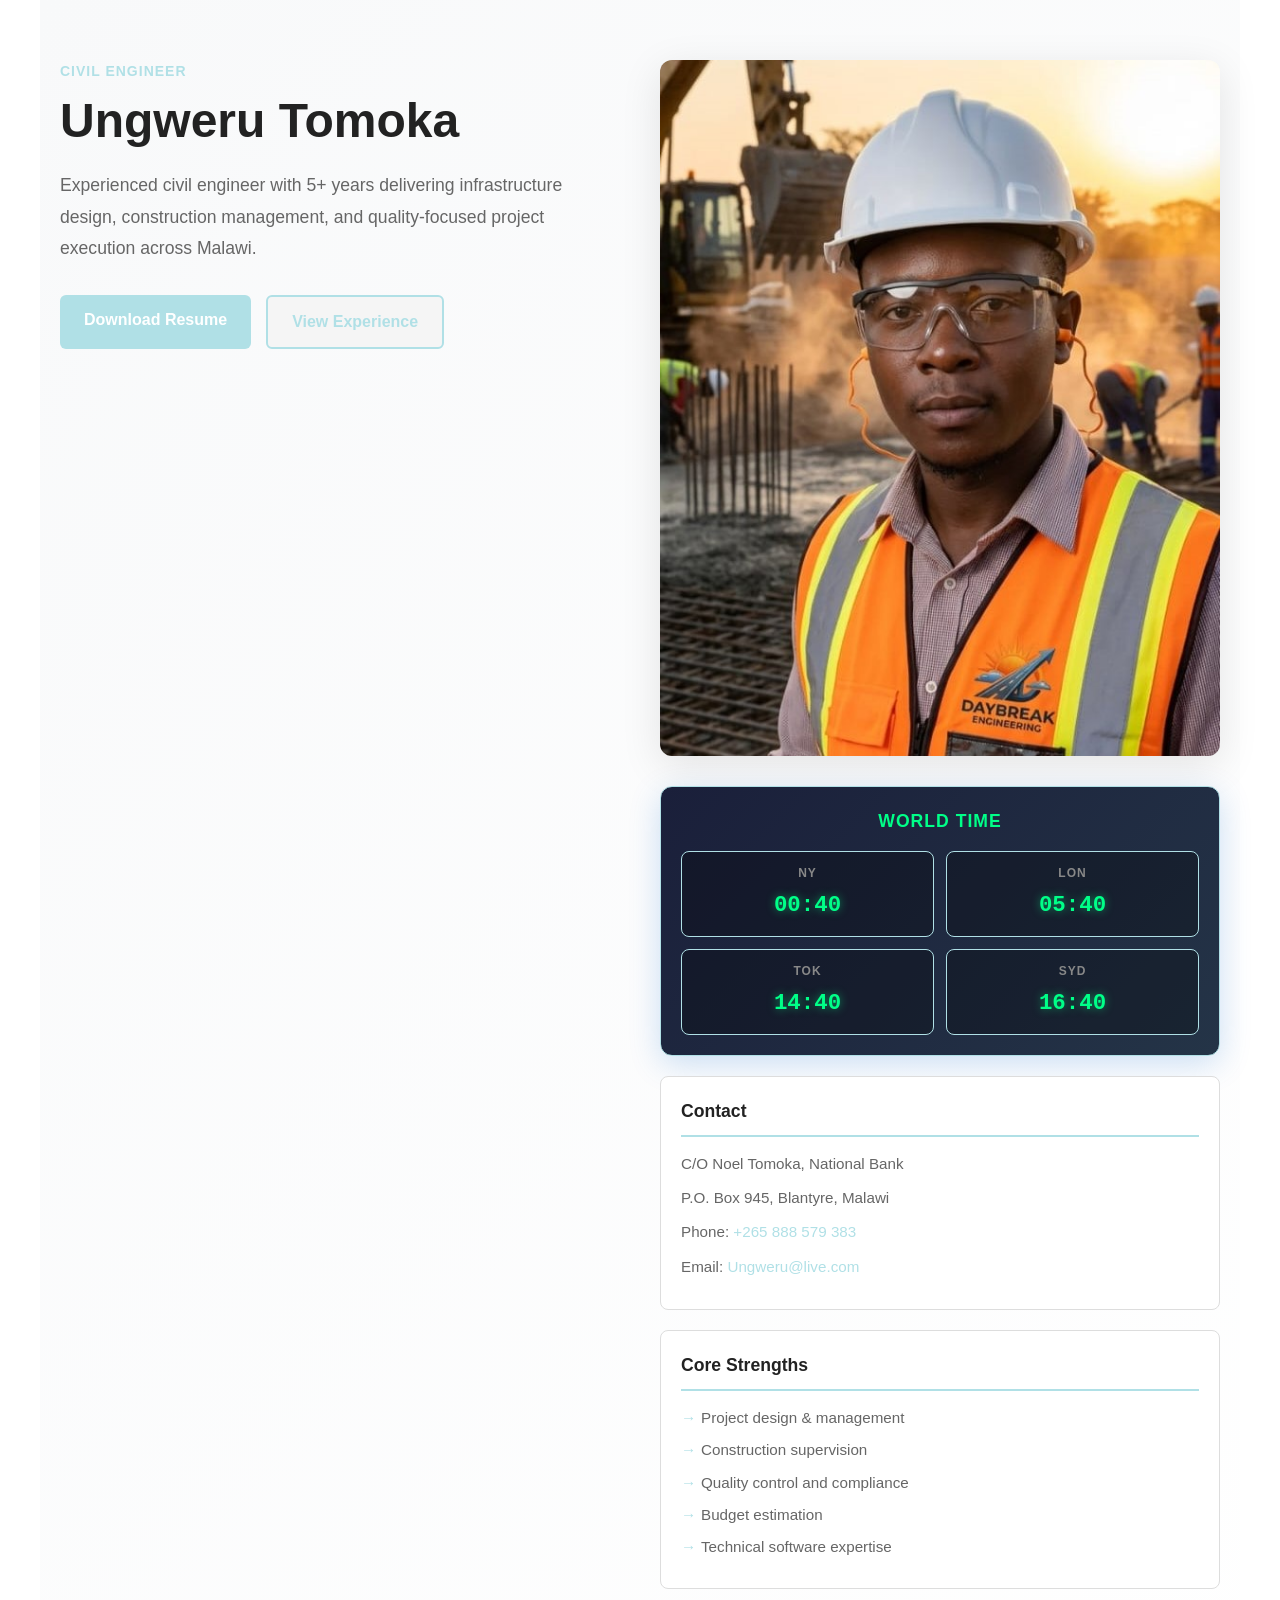
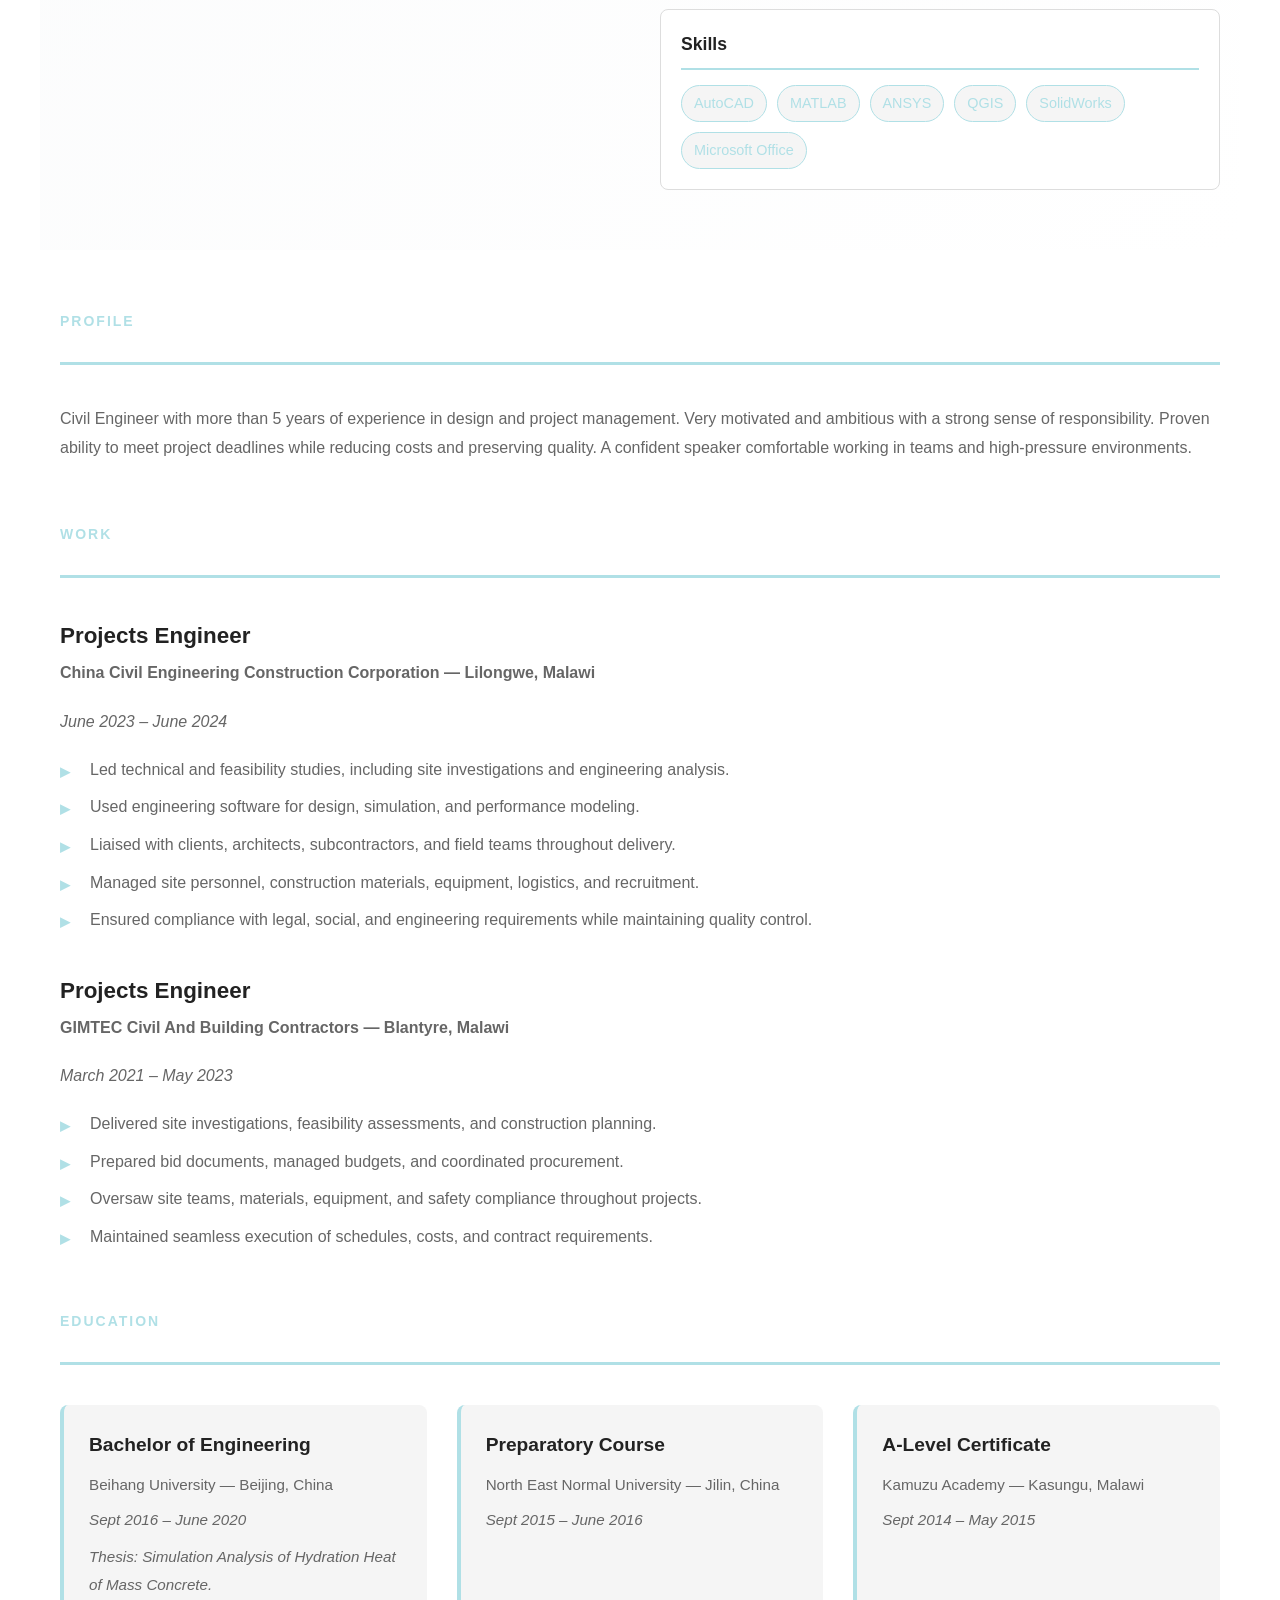
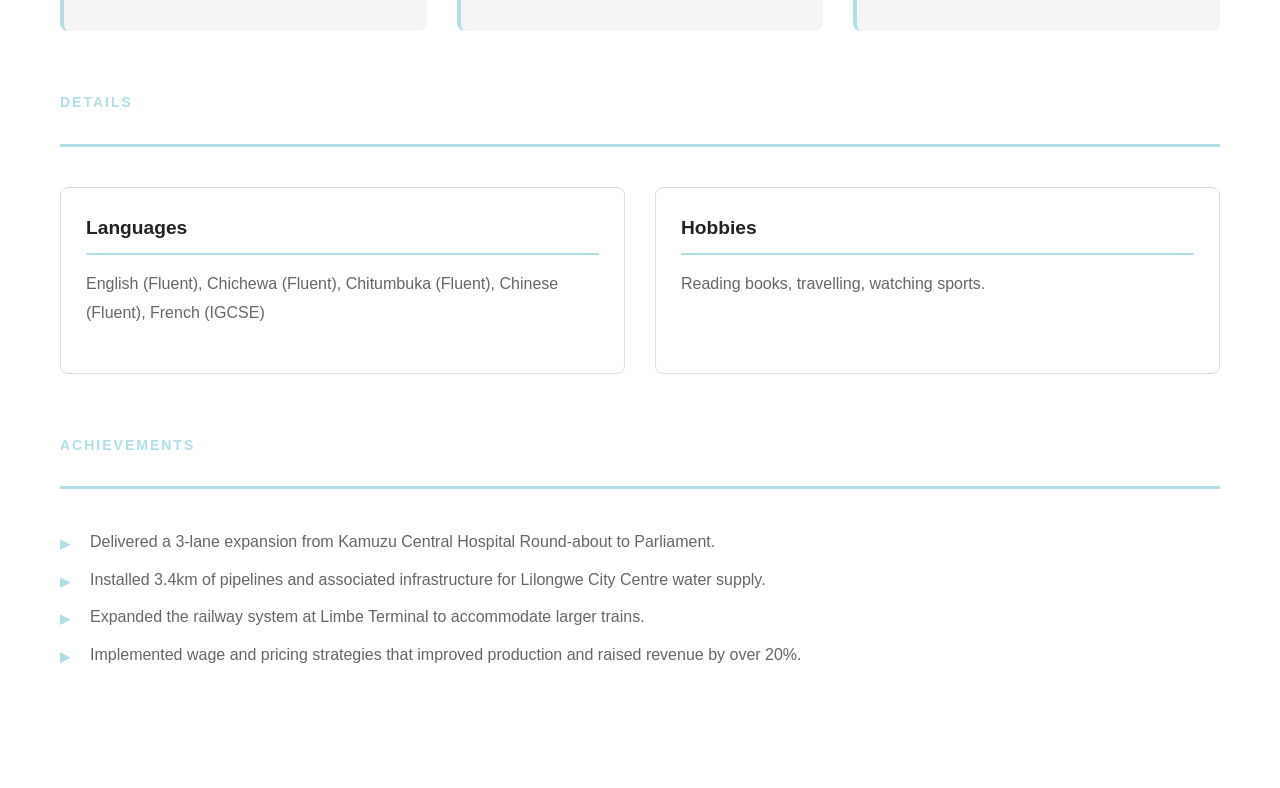
<file: index.html>
<!DOCTYPE html>
<html lang="en">
  <head>
    <meta charset="UTF-8" />
    <meta name="viewport" content="width=device-width, initial-scale=1.0" />
    <title>Ungweru Tomoka | Civil Engineer</title>
    <link rel="stylesheet" href="styles.css" />
  </head>
  <body>
    <div class="page-shell">
      <header class="hero">
        <div class="hero-copy">
          <span class="eyebrow">Civil Engineer</span>
          <h1>Ungweru Tomoka</h1>
          <p>
            Experienced civil engineer with 5+ years delivering infrastructure design,
            construction management, and quality-focused project execution across Malawi.
          </p>
          <div class="hero-actions">
            <a class="button button-primary" href="Ungweru%20Tomoka%20-%20Resume518.docx" download>
              Download Resume
            </a>
            <a class="button button-secondary" href="#experience">
              View Experience
            </a>
          </div>
        </div>
        <div class="hero-panel">
          <div class="hero-photo">
            <img src="ungweru .jpeg" alt="Ungweru Tomoka" />
          </div>
          
          <!-- Digital Clock Widget -->
          <div class="world-clock-widget">
            <h3 class="clock-widget-title">World Time</h3>
            <div class="mini-clocks">
              <div class="mini-clock">
                <div class="mini-timezone">NY</div>
                <div class="mini-time" id="ny-mini">00:00</div>
              </div>
              <div class="mini-clock">
                <div class="mini-timezone">LON</div>
                <div class="mini-time" id="london-mini">00:00</div>
              </div>
              <div class="mini-clock">
                <div class="mini-timezone">TOK</div>
                <div class="mini-time" id="tokyo-mini">00:00</div>
              </div>
              <div class="mini-clock">
                <div class="mini-timezone">SYD</div>
                <div class="mini-time" id="sydney-mini">00:00</div>
              </div>
            </div>
          </div>
          
          <div class="panel-block panel-contact">
            <h2>Contact</h2>
            <p>C/O Noel Tomoka, National Bank</p>
            <p>P.O. Box 945, Blantyre, Malawi</p>
            <p>Phone: <a href="tel:+265888579383">+265 888 579 383</a></p>
            <p>Email: <a href="mailto:Ungweru@live.com">Ungweru@live.com</a></p>
          </div>
          <div class="panel-block panel-highlights">
            <h2>Core Strengths</h2>
            <ul>
              <li>Project design & management</li>
              <li>Construction supervision</li>
              <li>Quality control and compliance</li>
              <li>Budget estimation</li>
              <li>Technical software expertise</li>
            </ul>
          </div>
          <div class="panel-block panel-skills">
            <h2>Skills</h2>
            <div class="skill-grid">
              <span>AutoCAD</span>
              <span>MATLAB</span>
              <span>ANSYS</span>
              <span>QGIS</span>
              <span>SolidWorks</span>
              <span>Microsoft Office</span>
            </div>
          </div>
        </div>
      </header>

      <main class="content">
        <section class="section about" id="about">
          <div class="section-header">
            <span>PROFILE</span>
            <h2></h2>
          </div>
          <p>
            Civil Engineer with more than 5 years of experience in design and project management.
            Very motivated and ambitious with a strong sense of responsibility. Proven ability to
            meet project deadlines while reducing costs and preserving quality. A confident speaker
            comfortable working in teams and high-pressure environments.
          </p>
        </section>

        <section class="section experience" id="experience">
          <div class="section-header">
            <span>WORK</span>
            <h2></h2>
          </div>
          <article>
            <h3>Projects Engineer</h3>
            <p class="meta">China Civil Engineering Construction Corporation — Lilongwe, Malawi</p>
            <p class="date">June 2023 – June 2024</p>
            <ul>
              <li>Led technical and feasibility studies, including site investigations and engineering analysis.</li>
              <li>Used engineering software for design, simulation, and performance modeling.</li>
              <li>Liaised with clients, architects, subcontractors, and field teams throughout delivery.</li>
              <li>Managed site personnel, construction materials, equipment, logistics, and recruitment.</li>
              <li>Ensured compliance with legal, social, and engineering requirements while maintaining quality control.</li>
            </ul>
          </article>

          <article>
            <h3>Projects Engineer</h3>
            <p class="meta">GIMTEC Civil And Building Contractors — Blantyre, Malawi</p>
            <p class="date">March 2021 – May 2023</p>
            <ul>
              <li>Delivered site investigations, feasibility assessments, and construction planning.</li>
              <li>Prepared bid documents, managed budgets, and coordinated procurement.</li>
              <li>Oversaw site teams, materials, equipment, and safety compliance throughout projects.</li>
              <li>Maintained seamless execution of schedules, costs, and contract requirements.</li>
            </ul>
          </article>
        </section>

        <section class="section education" id="education">
          <div class="section-header">
            <span>EDUCATION</span>
            <h2></h2>
          </div>
          <div class="education-grid">
            <div>
              <h3>Bachelor of Engineering</h3>
              <p>Beihang University — Beijing, China</p>
              <p class="date">Sept 2016 – June 2020</p>
              <p class="note">Thesis: Simulation Analysis of Hydration Heat of Mass Concrete.</p>
            </div>
            <div>
              <h3>Preparatory Course</h3>
              <p>North East Normal University — Jilin, China</p>
              <p class="date">Sept 2015 – June 2016</p>
            </div>
            <div>
              <h3>A-Level Certificate</h3>
              <p>Kamuzu Academy — Kasungu, Malawi</p>
              <p class="date">Sept 2014 – May 2015</p>
            </div>
          </div>
        </section>

        <section class="section extra" id="skills">
          <div class="section-header">
            <span>DETAILS</span>
            <h2></h2>
          </div>
          <div class="extra-grid">
            <div>
              <h3>Languages</h3>
              <p>English (Fluent), Chichewa (Fluent), Chitumbuka (Fluent), Chinese (Fluent), French (IGCSE)</p>
            </div>
            <div>
              <h3>Hobbies</h3>
              <p>Reading books, travelling, watching sports.</p>
            </div>
          </div>
        </section>

        <section class="section achievements" id="achievements">
          <div class="section-header">
            <span>ACHIEVEMENTS</span>
            <h2></h2>
          </div>
          <ul>
            <li>Delivered a 3-lane expansion from Kamuzu Central Hospital Round-about to Parliament.</li>
            <li>Installed 3.4km of pipelines and associated infrastructure for Lilongwe City Centre water supply.</li>
            <li>Expanded the railway system at Limbe Terminal to accommodate larger trains.</li>
            <li>Implemented wage and pricing strategies that improved production and raised revenue by over 20%.</li>
          </ul>
        </section>
      </main>
    </div>

    <script src="clock-widget.js"></script>
  </body>
</html>
</file>
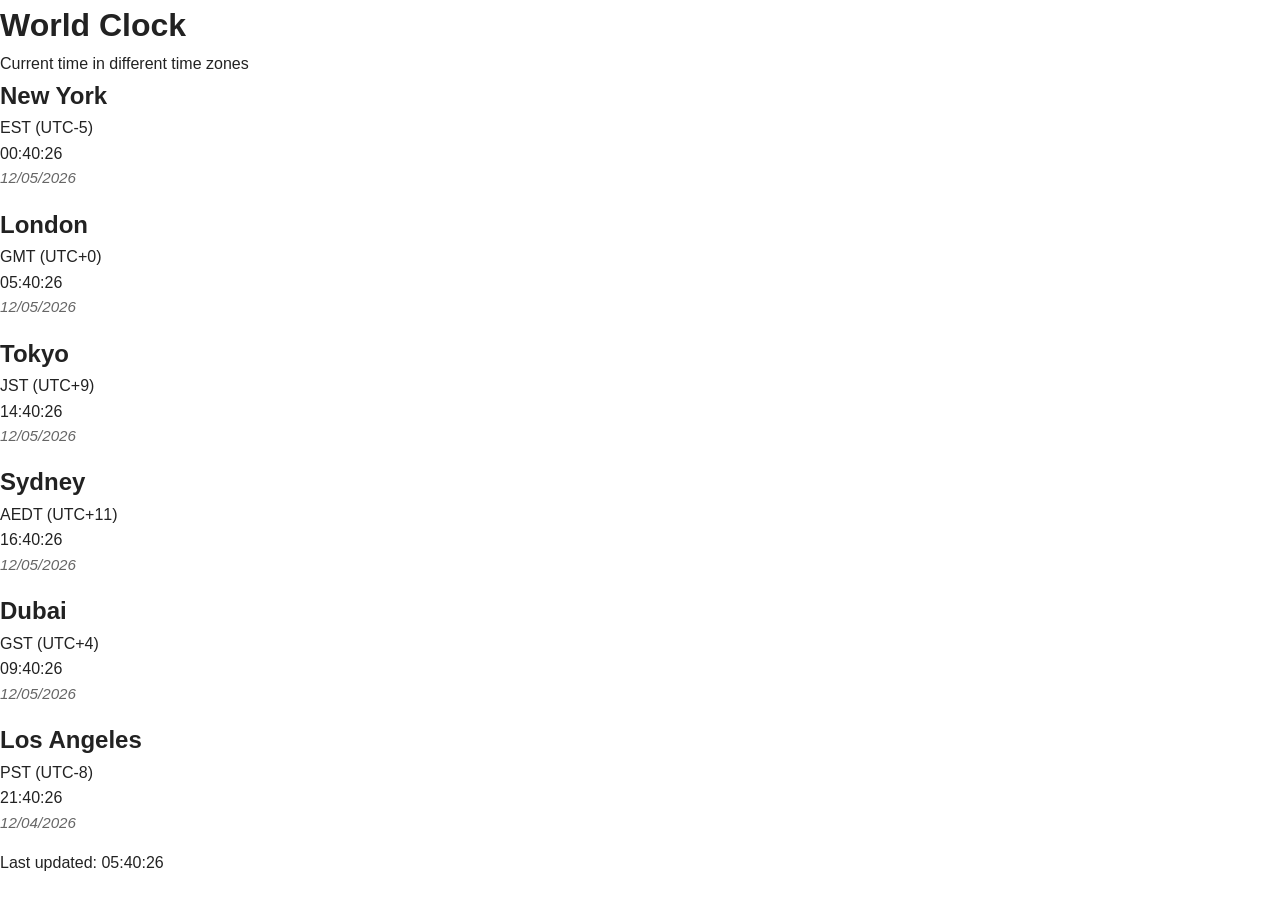
<file: clock.html>
<!DOCTYPE html>
<html lang="en">
<head>
    <meta charset="UTF-8">
    <meta name="viewport" content="width=device-width, initial-scale=1.0">
    <title>Digital Clock - Multiple Time Zones</title>
    <link rel="stylesheet" href="styles.css">
</head>
<body>
    <div class="container">
        <h1>World Clock</h1>
        <p class="subtitle">Current time in different time zones</p>
        
        <div class="clocks-grid">
            <!-- New York -->
            <div class="clock-card">
                <h2 class="timezone-name">New York</h2>
                <p class="timezone-code">EST (UTC-5)</p>
                <div class="digital-display">
                    <div class="time" id="ny-time">00:00:00</div>
                    <div class="date" id="ny-date">--/--/----</div>
                </div>
            </div>
            
            <!-- London -->
            <div class="clock-card">
                <h2 class="timezone-name">London</h2>
                <p class="timezone-code">GMT (UTC+0)</p>
                <div class="digital-display">
                    <div class="time" id="london-time">00:00:00</div>
                    <div class="date" id="london-date">--/--/----</div>
                </div>
            </div>
            
            <!-- Tokyo -->
            <div class="clock-card">
                <h2 class="timezone-name">Tokyo</h2>
                <p class="timezone-code">JST (UTC+9)</p>
                <div class="digital-display">
                    <div class="time" id="tokyo-time">00:00:00</div>
                    <div class="date" id="tokyo-date">--/--/----</div>
                </div>
            </div>
            
            <!-- Sydney -->
            <div class="clock-card">
                <h2 class="timezone-name">Sydney</h2>
                <p class="timezone-code">AEDT (UTC+11)</p>
                <div class="digital-display">
                    <div class="time" id="sydney-time">00:00:00</div>
                    <div class="date" id="sydney-date">--/--/----</div>
                </div>
            </div>
            
            <!-- Dubai -->
            <div class="clock-card">
                <h2 class="timezone-name">Dubai</h2>
                <p class="timezone-code">GST (UTC+4)</p>
                <div class="digital-display">
                    <div class="time" id="dubai-time">00:00:00</div>
                    <div class="date" id="dubai-date">--/--/----</div>
                </div>
            </div>
            
            <!-- Los Angeles -->
            <div class="clock-card">
                <h2 class="timezone-name">Los Angeles</h2>
                <p class="timezone-code">PST (UTC-8)</p>
                <div class="digital-display">
                    <div class="time" id="la-time">00:00:00</div>
                    <div class="date" id="la-date">--/--/----</div>
                </div>
            </div>
        </div>
        
        <div class="footer">
            <p>Last updated: <span id="last-update">--:--:--</span></p>
        </div>
    </div>
    
    <script src="clock.js"></script>
</body>
</html>
</file>
<file: styles.css>
:root {
  --primary-color: #333;
  --secondary-color: #666;
  --accent-color: #B0E0E6;
  --text-color: #222;
  --light-text: #666;
  --light-bg: #f5f5f5;
  --border-color: #ddd;
  --neon-green: #00ff88;
  --neon-blue: #B0E0E6;
  --dark-card: #1a1f3a;
}

* {
  margin: 0;
  padding: 0;
  box-sizing: border-box;
}

body {
  font-family: -apple-system, BlinkMacSystemFont, "Segoe UI", Roboto, "Helvetica Neue", Arial, sans-serif;
  color: var(--text-color);
  line-height: 1.6;
  background: #fff;
}

.page-shell {
  max-width: 1200px;
  margin: 0 auto;
}

/* Hero Section */
.hero {
  display: grid;
  grid-template-columns: 1fr 1fr;
  gap: 40px;
  align-items: start;
  padding: 60px 20px;
  background: linear-gradient(135deg, #f8f9fa 0%, #fff 100%);
}

.hero-copy {
  display: flex;
  flex-direction: column;
  justify-content: center;
}

.eyebrow {
  font-size: 0.875rem;
  font-weight: 600;
  color: var(--accent-color);
  text-transform: uppercase;
  letter-spacing: 1px;
  margin-bottom: 10px;
}

.hero-copy h1 {
  font-size: 3em;
  font-weight: 700;
  color: var(--text-color);
  margin-bottom: 20px;
  line-height: 1.2;
}

.hero-copy > p {
  font-size: 1.1em;
  color: var(--light-text);
  margin-bottom: 30px;
  line-height: 1.8;
}

.hero-actions {
  display: flex;
  gap: 15px;
  flex-wrap: wrap;
}

.button {
  padding: 12px 24px;
  border-radius: 6px;
  font-weight: 600;
  text-decoration: none;
  cursor: pointer;
  border: none;
  transition: all 0.3s ease;
  display: inline-block;
  text-align: center;
}

.button-primary {
  background: var(--accent-color);
  color: white;
}

.button-primary:hover {
  background: #0052a3;
  transform: translateY(-2px);
  box-shadow: 0 4px 12px rgba(0, 102, 204, 0.3);
}

.button-secondary {
  background: var(--light-bg);
  color: var(--accent-color);
  border: 2px solid var(--accent-color);
}

.button-secondary:hover {
  background: var(--accent-color);
  color: white;
}

/* Hero Panel */
.hero-panel {
  display: flex;
  flex-direction: column;
  gap: 20px;
}

.hero-photo {
  width: 100%;
  border-radius: 12px;
  overflow: hidden;
  box-shadow: 0 10px 40px rgba(0, 0, 0, 0.1);
  margin-bottom: 10px;
}

.hero-photo img {
  width: 100%;
  height: auto;
  display: block;
}

/* World Clock Widget */
.world-clock-widget {
  background: linear-gradient(135deg, var(--dark-card) 0%, #243447 100%);
  border-radius: 12px;
  padding: 20px;
  box-shadow: 0 8px 32px rgba(0, 102, 204, 0.2);
  border: 1px solid var(--neon-blue);
}

.clock-widget-title {
  font-size: 1.1em;
  font-weight: 600;
  color: var(--neon-green);
  margin-bottom: 15px;
  text-align: center;
  text-transform: uppercase;
  letter-spacing: 1px;
}

.mini-clocks {
  display: grid;
  grid-template-columns: repeat(2, 1fr);
  gap: 12px;
}

.mini-clock {
  background: rgba(0, 0, 0, 0.3);
  border: 1px solid var(--neon-blue);
  border-radius: 8px;
  padding: 12px;
  text-align: center;
  transition: all 0.3s ease;
}

.mini-clock:hover {
  background: rgba(0, 102, 204, 0.1);
  box-shadow: 0 4px 12px rgba(0, 255, 136, 0.2);
}

.mini-timezone {
  font-size: 0.75em;
  color: #888;
  text-transform: uppercase;
  font-weight: 700;
  letter-spacing: 1px;
  margin-bottom: 5px;
}

.mini-time {
  font-size: 1.4em;
  font-weight: bold;
  color: var(--neon-green);
  text-shadow: 0 0 8px rgba(0, 255, 136, 0.5);
  font-family: 'Lucida Console', monospace;
}

/* Panel Blocks */
.panel-block {
  background: white;
  border: 1px solid var(--border-color);
  border-radius: 8px;
  padding: 20px;
  transition: all 0.3s ease;
}

.panel-block:hover {
  box-shadow: 0 4px 12px rgba(0, 0, 0, 0.1);
  border-color: var(--accent-color);
}

.panel-block h2 {
  font-size: 1.1em;
  font-weight: 600;
  color: var(--text-color);
  margin-bottom: 15px;
  padding-bottom: 10px;
  border-bottom: 2px solid var(--accent-color);
}

.panel-block p {
  color: var(--light-text);
  margin-bottom: 10px;
  font-size: 0.95em;
}

.panel-block p a {
  color: var(--accent-color);
  text-decoration: none;
  font-weight: 500;
}

.panel-block p a:hover {
  text-decoration: underline;
}

.panel-block ul {
  list-style: none;
}

.panel-block li {
  color: var(--light-text);
  padding-left: 20px;
  position: relative;
  margin-bottom: 8px;
  font-size: 0.95em;
}

.panel-block li:before {
  content: "→";
  position: absolute;
  left: 0;
  color: var(--accent-color);
  font-weight: bold;
}

.skill-grid {
  display: flex;
  flex-wrap: wrap;
  gap: 10px;
}

.skill-grid span {
  background: var(--light-bg);
  color: var(--accent-color);
  padding: 6px 12px;
  border-radius: 20px;
  font-size: 0.9em;
  font-weight: 500;
  border: 1px solid var(--accent-color);
}

/* Main Content */
.content {
  padding: 60px 20px;
  max-width: 1200px;
  margin: 0 auto;
}

.section {
  margin-bottom: 60px;
}

.section-header {
  margin-bottom: 40px;
  padding-bottom: 20px;
  border-bottom: 3px solid var(--accent-color);
}

.section-header span {
  display: block;
  font-size: 0.875rem;
  font-weight: 700;
  color: var(--accent-color);
  text-transform: uppercase;
  letter-spacing: 2px;
  margin-bottom: 10px;
}

.section-header h2 {
  font-size: 2.5em;
  color: var(--text-color);
}

.section p {
  font-size: 1em;
  line-height: 1.8;
  color: var(--light-text);
  margin-bottom: 20px;
}

.section article {
  margin-bottom: 40px;
}

.section article h3 {
  font-size: 1.4em;
  color: var(--text-color);
  margin-bottom: 5px;
  font-weight: 700;
}

.meta {
  color: var(--accent-color);
  font-weight: 600;
  margin-bottom: 5px;
}

.date {
  color: var(--light-text);
  font-style: italic;
  margin-bottom: 15px;
  font-size: 0.95em;
}

.section ul {
  list-style: none;
  padding: 0;
}

.section li {
  padding-left: 30px;
  position: relative;
  margin-bottom: 12px;
  color: var(--light-text);
  line-height: 1.6;
}

.section li:before {
  content: "▸";
  position: absolute;
  left: 0;
  color: var(--accent-color);
  font-size: 1.2em;
  font-weight: bold;
}

.education-grid {
  display: grid;
  grid-template-columns: repeat(auto-fit, minmax(300px, 1fr));
  gap: 30px;
}

.education-grid div {
  background: var(--light-bg);
  padding: 25px;
  border-radius: 8px;
  border-left: 4px solid var(--accent-color);
}

.education-grid h3 {
  font-size: 1.2em;
  color: var(--text-color);
  margin-bottom: 10px;
  font-weight: 700;
}

.education-grid p {
  margin-bottom: 8px;
  font-size: 0.95em;
}

.note {
  color: var(--accent-color);
  font-style: italic;
  margin-top: 10px;
}

.extra-grid {
  display: grid;
  grid-template-columns: repeat(auto-fit, minmax(300px, 1fr));
  gap: 30px;
}

.extra-grid div {
  background: white;
  border: 1px solid var(--border-color);
  padding: 25px;
  border-radius: 8px;
}

.extra-grid h3 {
  font-size: 1.2em;
  color: var(--text-color);
  margin-bottom: 15px;
  font-weight: 700;
  padding-bottom: 10px;
  border-bottom: 2px solid var(--accent-color);
}

.extra-grid p {
  color: var(--light-text);
  line-height: 1.8;
}

/* Responsive */
@media (max-width: 768px) {
  .hero {
    grid-template-columns: 1fr;
    gap: 30px;
    padding: 40px 20px;
  }

  .hero-copy h1 {
    font-size: 2em;
  }

  .hero-actions {
    flex-direction: column;
  }

  .button {
    width: 100%;
    text-align: center;
  }

  .mini-clocks {
    grid-template-columns: 1fr;
  }

  .section-header h2 {
    font-size: 2em;
  }

  .education-grid,
  .extra-grid {
    grid-template-columns: 1fr;
  }

  .content {
    padding: 40px 20px;
  }
}

/* Animations */
@keyframes pulse {
  0%, 100% {
    text-shadow: 0 0 8px rgba(0, 255, 136, 0.5);
  }
  50% {
    text-shadow: 0 0 16px rgba(0, 255, 136, 0.8);
  }
}

.mini-time {
  animation: pulse 2s ease-in-out infinite;
}
</file>
